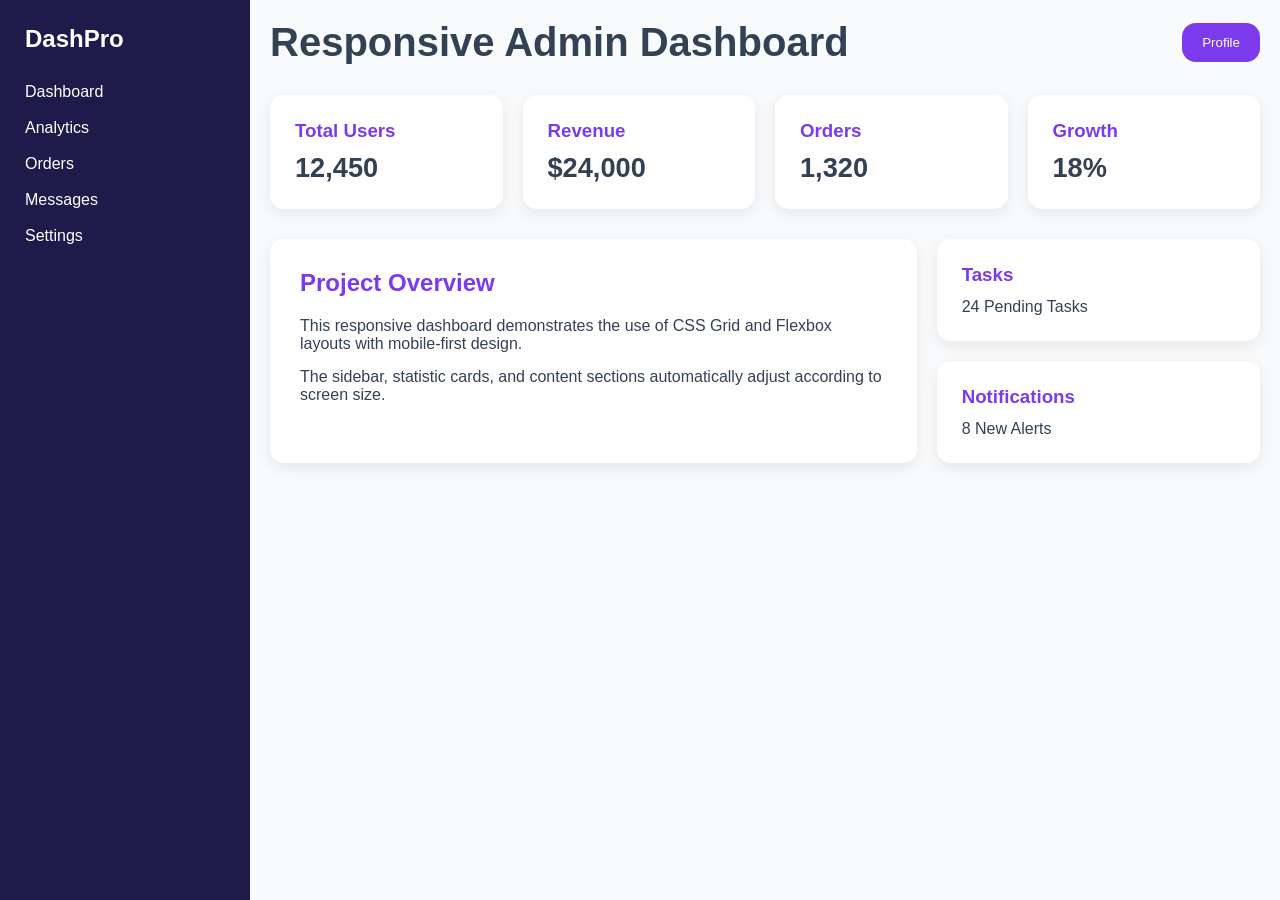
<file: task2.html>
<!-- dashboard.html -->
<!DOCTYPE html>
<html lang="en">
<head>
  <meta charset="UTF-8">
  <meta name="viewport" content="width=device-width, initial-scale=1.0">
  <title>Responsive Dashboard</title>

  <link rel="stylesheet" href="task2.css">
</head>
<body>

  <!-- SIDEBAR -->
  <aside class="sidebar">

    <div class="logo">
      <h2>DashPro</h2>
    </div>

    <nav>
      <ul class="menu">
        <li><a href="#">Dashboard</a></li>
        <li><a href="#">Analytics</a></li>
        <li><a href="#">Orders</a></li>
        <li><a href="#">Messages</a></li>
        <li><a href="#">Settings</a></li>
      </ul>
    </nav>

  </aside>

  <!-- MAIN CONTENT -->
  <main class="main-content">

    <!-- TOPBAR -->
    <header class="topbar">

      <div>
        <h1>Responsive Admin Dashboard</h1>
      </div>

      <button class="profile-btn">
        Profile
      </button>

    </header>

    <!-- STATISTICS -->
    <section class="stats-section">

      <div class="stats-grid">

        <article class="stat-card">
          <h3>Total Users</h3>
          <p>12,450</p>
        </article>

        <article class="stat-card">
          <h3>Revenue</h3>
          <p>$24,000</p>
        </article>

        <article class="stat-card">
          <h3>Orders</h3>
          <p>1,320</p>
        </article>

        <article class="stat-card">
          <h3>Growth</h3>
          <p>18%</p>
        </article>

      </div>

    </section>

    <!-- CONTENT SECTION -->
    <section class="content-section">

      <div class="content-grid">

        <!-- LEFT -->
        <div class="large-card">
          <h2>Project Overview</h2>

          <p>
            This responsive dashboard demonstrates the use of
            CSS Grid and Flexbox layouts with mobile-first design.
          </p>

          <p>
            The sidebar, statistic cards, and content sections
            automatically adjust according to screen size.
          </p>
        </div>

        <!-- RIGHT -->
        <div class="small-cards">

          <div class="mini-card">
            <h3>Tasks</h3>
            <p>24 Pending Tasks</p>
          </div>

          <div class="mini-card">
            <h3>Notifications</h3>
            <p>8 New Alerts</p>
          </div>

        </div>

      </div>

    </section>

  </main>

</body>
</html>
</file>
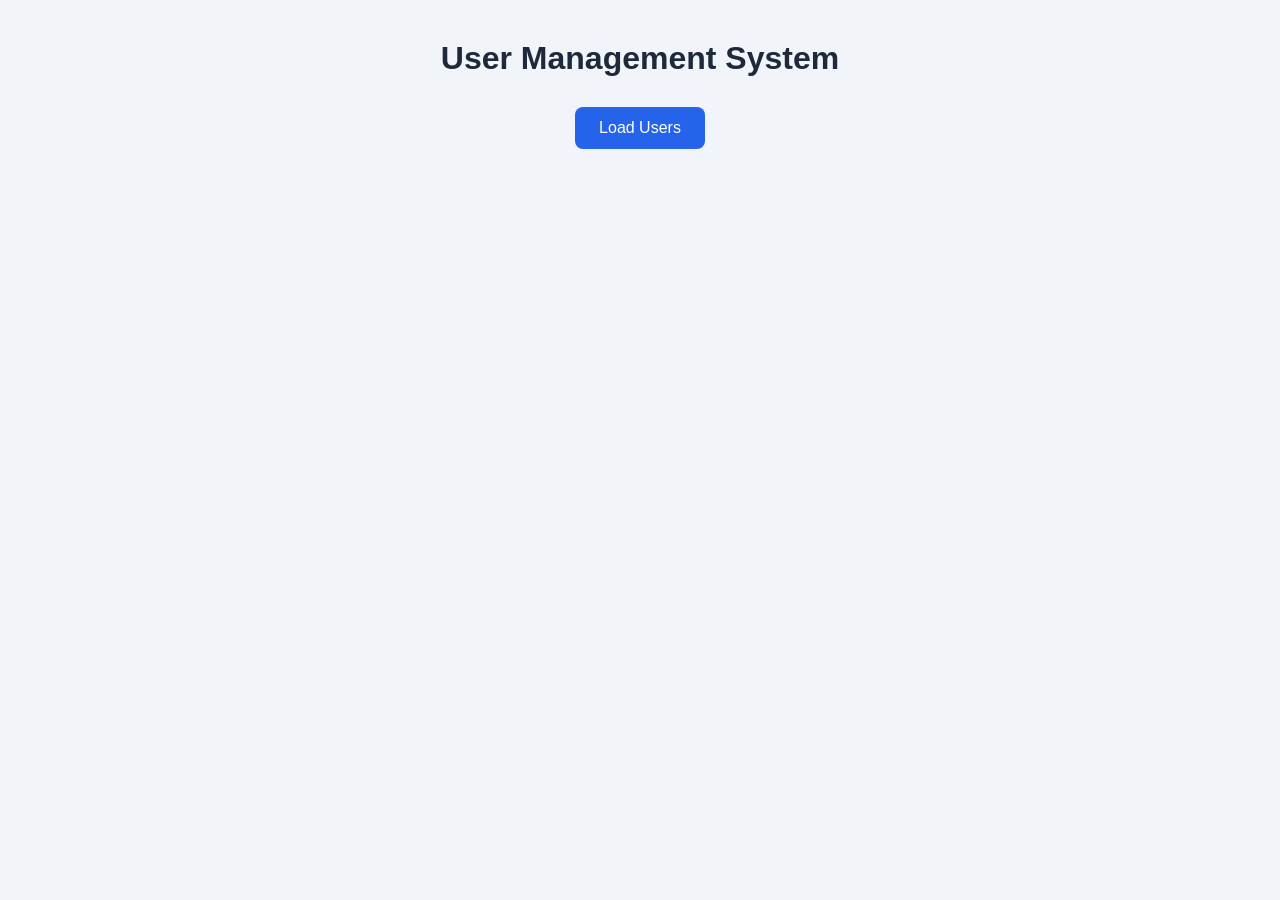
<file: task3.html>
<!DOCTYPE html>
<html lang="en">
<head>
  <meta charset="UTF-8" />
  <meta name="viewport" content="width=device-width, initial-scale=1.0"/>
  <title>Mock User List</title>

  <link rel="stylesheet" href="task3.css">
</head>
<body>

  <div class="container">

    <h1>User Management System</h1>

    <button id="loadBtn">
      Load Users
    </button>

    <div id="userContainer">

    </div>

  </div>

  <script src="task3.js"></script>
</body>
</html>
</file>
<file: task2.css>
/* dashboard.css */

/* VARIABLES */
:root{
  --primary: #7c3aed;
  --secondary: #1e1b4b;
  --background: #f8fafc;
  --white: #ffffff;
  --text: #334155;

  --radius: 14px;

  --transition: 0.3s ease;
}

/* RESET */
*{
  margin: 0;
  padding: 0;
  box-sizing: border-box;
}

/* BODY */
body{
  font-family: Arial, Helvetica, sans-serif;
  background: var(--background);
  color: var(--text);

  display: flex;
  flex-direction: column;
}

/* SIDEBAR */
.sidebar{
  background: var(--secondary);
  color: white;

  padding: 25px;
}

.logo{
  margin-bottom: 30px;
}

.menu{
  list-style: none;

  display: flex;
  flex-direction: column;
  gap: 18px;
}

.menu a{
  color: white;
  text-decoration: none;
  font-size: 1rem;

  transition: var(--transition);
}

.menu a:hover{
  color: #c4b5fd;
}

/* MAIN CONTENT */
.main-content{
  padding: 20px;
}

/* TOPBAR */
.topbar{
  display: flex;
  justify-content: space-between;
  align-items: center;

  margin-bottom: 30px;

  flex-wrap: wrap;
  gap: 15px;
}

.topbar h1{
  font-size: 2rem;
}

.profile-btn{
  border: none;
  padding: 12px 20px;

  background: var(--primary);
  color: white;

  border-radius: var(--radius);

  cursor: pointer;

  transition: var(--transition);
}

.profile-btn:hover{
  transform: scale(1.05);
}

/* STATS GRID */
.stats-grid{
  display: grid;

  grid-template-columns: 1fr;

  gap: 20px;

  margin-bottom: 30px;
}

.stat-card{
  background: var(--white);

  padding: 25px;

  border-radius: var(--radius);

  box-shadow: 0 5px 15px rgba(0,0,0,0.08);

  transition: var(--transition);
}

.stat-card:hover{
  transform: translateY(-5px);
}

.stat-card h3{
  margin-bottom: 10px;
  color: var(--primary);
}

.stat-card p{
  font-size: 1.7rem;
  font-weight: bold;
}

/* CONTENT GRID */
.content-grid{
  display: grid;

  grid-template-columns: 1fr;

  gap: 20px;
}

.large-card{
  background: white;

  padding: 30px;

  border-radius: var(--radius);

  box-shadow: 0 5px 15px rgba(0,0,0,0.08);
}

.large-card h2{
  margin-bottom: 20px;
  color: var(--primary);
}

.large-card p{
  margin-bottom: 15px;
}

.small-cards{
  display: flex;
  flex-direction: column;

  gap: 20px;
}

.mini-card{
  background: white;

  padding: 25px;

  border-radius: var(--radius);

  box-shadow: 0 5px 15px rgba(0,0,0,0.08);

  transition: var(--transition);
}

.mini-card:hover{
  transform: translateY(-5px);
}

.mini-card h3{
  margin-bottom: 12px;
  color: var(--primary);
}

/* TABLET VIEW */
@media (min-width: 768px){

  body{
    flex-direction: row;
  }

  .sidebar{
    width: 250px;
    min-height: 100vh;
  }

  .main-content{
    flex: 1;
  }

  .stats-grid{
    grid-template-columns: repeat(2,1fr);
  }

  .content-grid{
    grid-template-columns: 2fr 1fr;
  }
}

/* DESKTOP VIEW */
@media (min-width: 1024px){

  .stats-grid{
    grid-template-columns: repeat(4,1fr);
  }

  .topbar h1{
    font-size: 2.5rem;
  }
}
</file>
<file: task3.css>
*{
  margin: 0;
  padding: 0;
  box-sizing: border-box;
}

body{
  font-family: Arial, Helvetica, sans-serif;
  background: #f1f5f9;
  padding: 40px;
}

.container{
  max-width: 900px;
  margin: auto;
}

h1{
  text-align: center;
  margin-bottom: 30px;
  color: #1e293b;
}

#loadBtn{
  display: block;
  margin: auto;
  padding: 12px 24px;
  border: none;
  background: #2563eb;
  color: white;
  border-radius: 8px;
  cursor: pointer;
  font-size: 16px;
  margin-bottom: 30px;
}

#loadBtn:hover{
  background: #1d4ed8;
}

#userContainer{
  display: grid;
  grid-template-columns: repeat(auto-fit,minmax(250px,1fr));
  gap: 20px;
}

.user-card{
  background: white;
  padding: 20px;
  border-radius: 12px;
  box-shadow: 0 5px 15px rgba(0,0,0,0.1);

  transition: 0.3s;
}

.user-card:hover{
  transform: translateY(-5px);
}

.user-card h3{
  margin-bottom: 10px;
  color: #2563eb;
}

.user-card p{
  margin-bottom: 8px;
}
</file>
